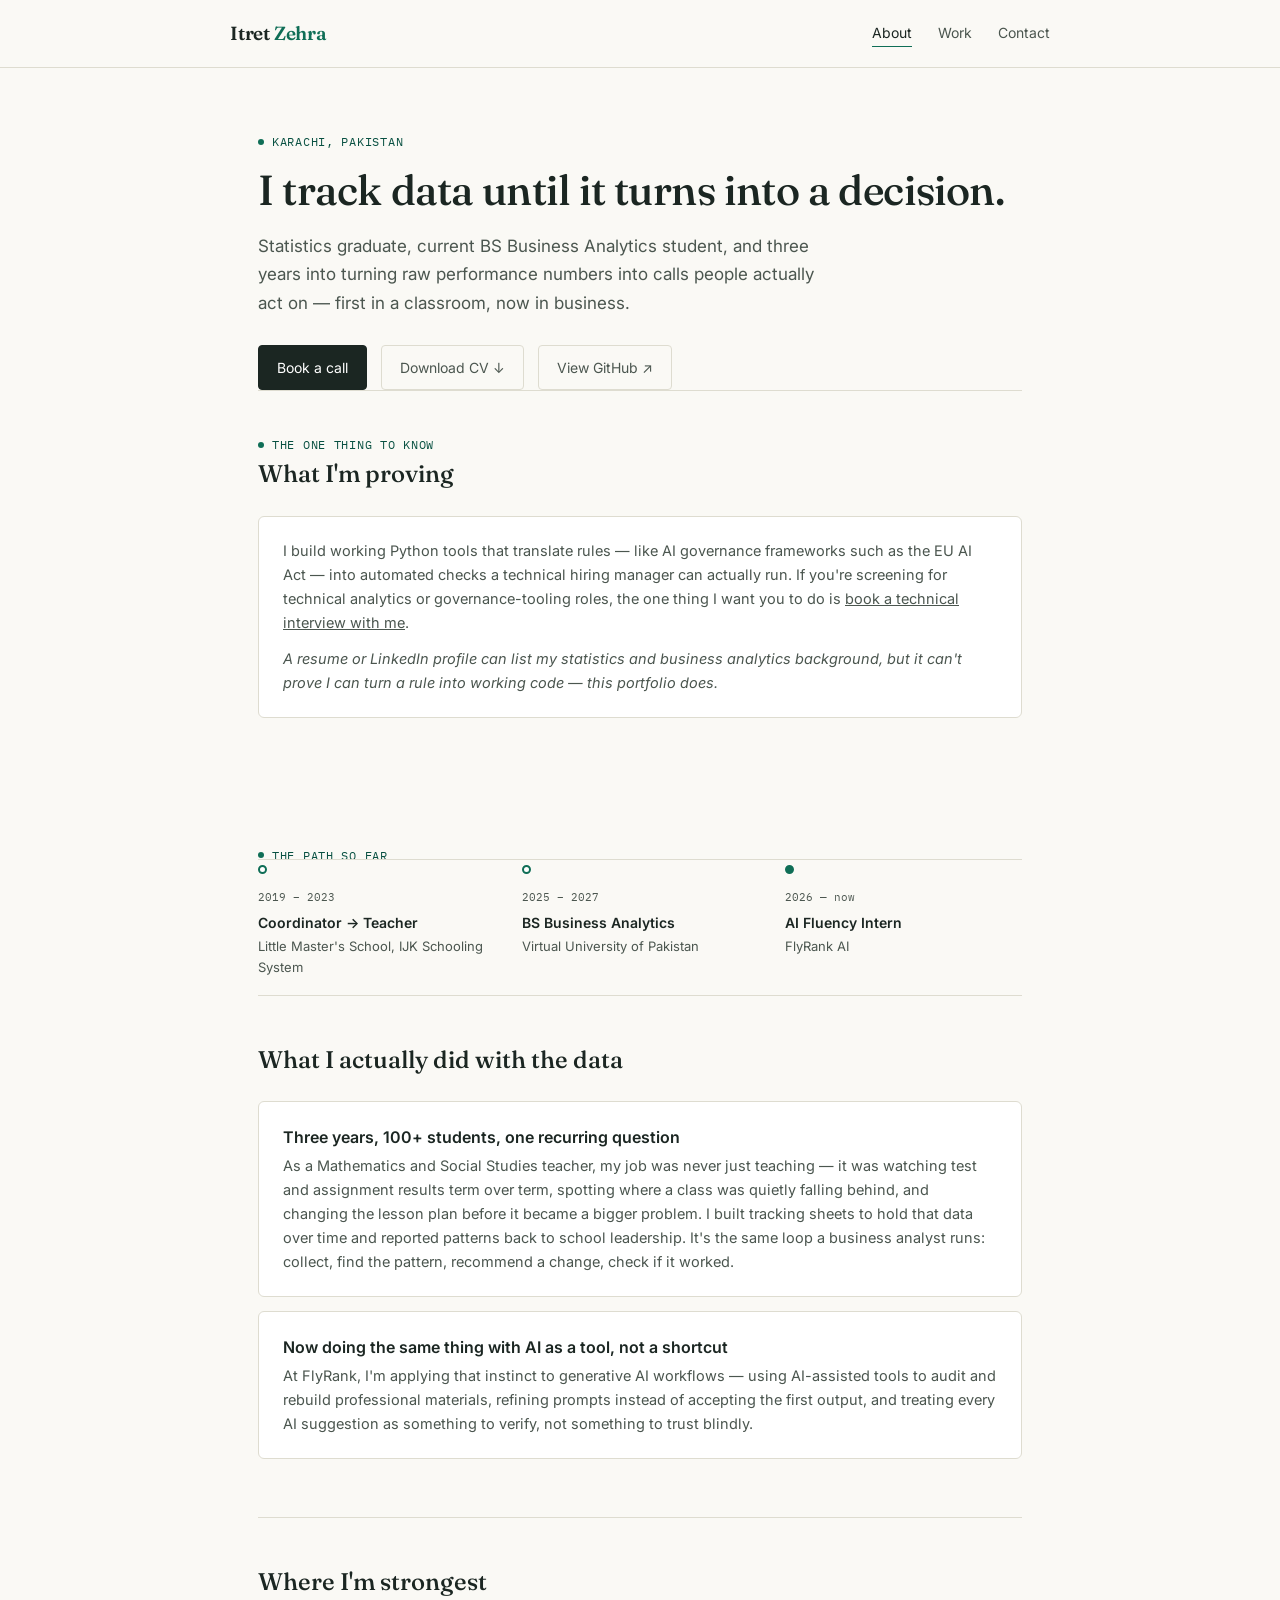
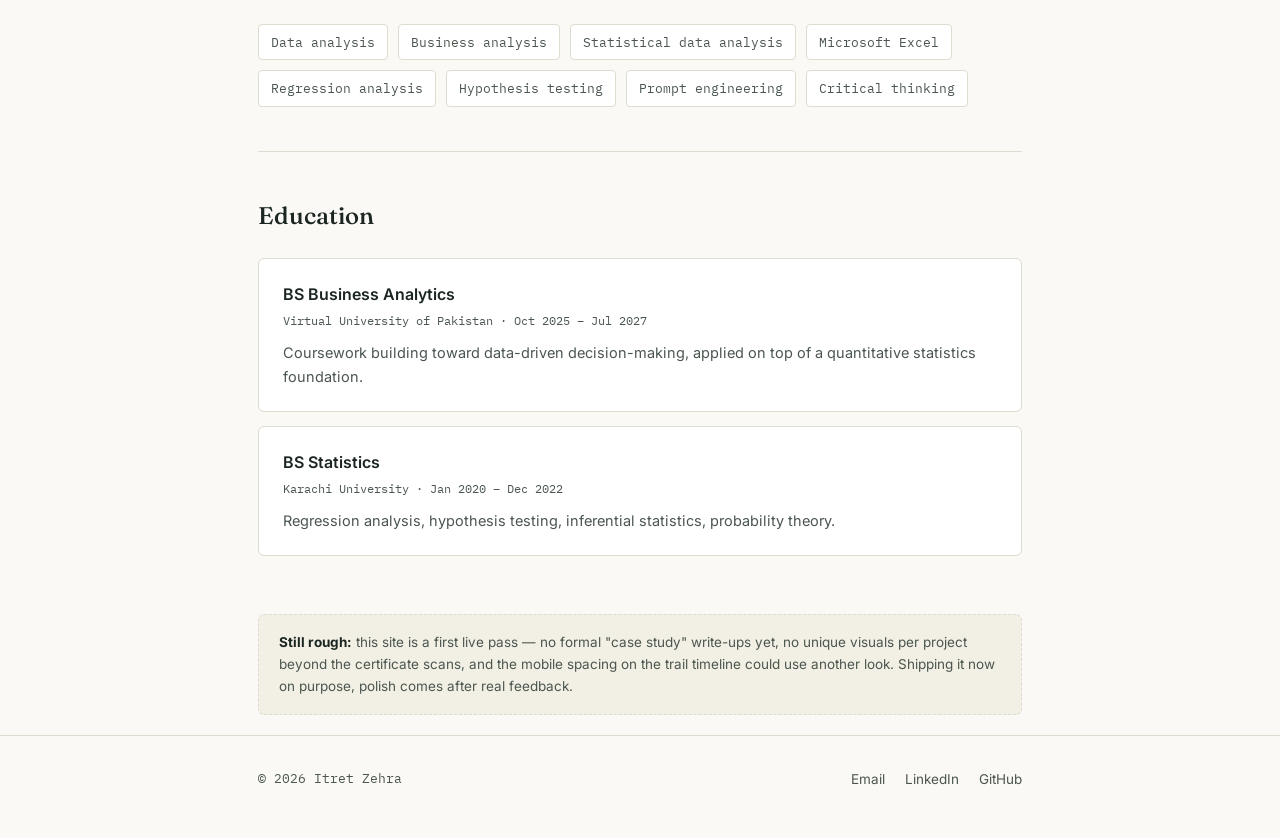
<file: index.html>
<!DOCTYPE html>
<html lang="en">
<head>
<meta charset="UTF-8">
<meta name="viewport" content="width=device-width, initial-scale=1.0">
<title>Itret Zehra — Business Analyst in Training</title>
<meta name="description" content="Portfolio of Itret Zehra, a Statistics graduate and Business Analytics student transitioning into business analysis.">
  <meta property="og:title" content="Itret Zehra — Business Analyst in Training">
<meta property="og:description" content="Portfolio of Itret Zehra, a Statistics graduate and Business Analytics student transitioning into business analytics.">
<meta property="og:type" content="website">
<meta property="og:url" content="https://itretzehra-max.github.io/flyrank-project/">
<link rel="stylesheet" href="style.css">
</head>
<body>

<header class="site">
  <div class="wrap navrow">
    <a class="brand" href="index.html">Itret <span>Zehra</span></a>
    <nav class="links">
      <a href="index.html" class="active">About</a>
      <a href="projects.html">Work</a>
      <a href="contact.html">Contact</a>
    </nav>
  </div>
</header>

<main class="wrap">

  <section class="hero" style="border-top:none;padding-bottom:0;">
    <div class="eyebrow">Karachi, Pakistan</div>
    <h1>I track data until it turns into a decision.</h1>
    <p class="lede">
      Statistics graduate, current BS Business Analytics student, and three years into
      turning raw performance numbers into calls people actually act on — first in a
      classroom, now in business.
    </p>
    <div class="actions">
      <a class="btn primary" href="https://calendly.com/itretzehra/30min" target="_blank" rel="noopener">Book a call</a>
      <a class="btn ghost" href="itret-zehra-cv.pdf" target="_blank" rel="noopener">Download CV ↓</a>
      <a class="btn ghost" href="https://github.com/itretzehra-max/flyrank-project" target="_blank" rel="noopener">View GitHub ↗</a>
    </div>
  
    <section>
      <div class="eyebrow">The one thing to know</div>
      <h2>What I'm proving</h2>
      <div class="card">
        <p>
          I build working Python tools that translate rules — like AI governance
          frameworks such as the EU AI Act — into automated checks a technical
          hiring manager can actually run. If you're screening for technical
          analytics or governance-tooling roles, the one thing I want you to do
          is <a href="https://calendly.com/itretzehra/30min">book a technical interview with me</a>.
        </p>
        <p style="margin-top:0.75rem;">
          <em>A resume or LinkedIn profile can list my statistics and business
          analytics background, but it can't prove I can turn a rule into
          working code — this portfolio does.</em>
        </p>
      </div>
    </section>

  <section class="trail" style="border-top:none;">
    <div class="eyebrow">The path so far</div>
    <div class="trail-line"></div>
    <div class="trail-points">
      <div class="trail-point">
        <div class="trail-dot"></div>
        <div class="trail-year">2019 – 2023</div>
        <div class="trail-role">Coordinator → Teacher</div>
        <div class="trail-org">Little Master's School, IJK Schooling System</div>
      </div>
      <div class="trail-point">
        <div class="trail-dot"></div>
        <div class="trail-year">2025 – 2027</div>
        <div class="trail-role">BS Business Analytics</div>
        <div class="trail-org">Virtual University of Pakistan</div>
      </div>
      <div class="trail-point current">
        <div class="trail-dot"></div>
        <div class="trail-year">2026 — now</div>
        <div class="trail-role">AI Fluency Intern</div>
        <div class="trail-org">FlyRank AI</div>
      </div>
    </div>
  </section>

  <section>
    <h2>What I actually did with the data</h2>
    <div class="card">
      <h3>Three years, 100+ students, one recurring question</h3>
      <p>
        As a Mathematics and Social Studies teacher, my job was never just teaching — it was
        watching test and assignment results term over term, spotting where a class was
        quietly falling behind, and changing the lesson plan before it became a bigger problem.
        I built tracking sheets to hold that data over time and reported patterns back to
        school leadership. It's the same loop a business analyst runs: collect, find the
        pattern, recommend a change, check if it worked.
      </p>
    </div>
    <div class="card">
      <h3>Now doing the same thing with AI as a tool, not a shortcut</h3>
      <p>
        At FlyRank, I'm applying that instinct to generative AI workflows — using AI-assisted
        tools to audit and rebuild professional materials, refining prompts instead of
        accepting the first output, and treating every AI suggestion as something to verify,
        not something to trust blindly.
      </p>
    </div>
  </section>

  <section>
    <h2>Where I'm strongest</h2>
    <div class="skills">
      <span class="skill">Data analysis</span>
      <span class="skill">Business analysis</span>
      <span class="skill">Statistical data analysis</span>
      <span class="skill">Microsoft Excel</span>
      <span class="skill">Regression analysis</span>
      <span class="skill">Hypothesis testing</span>
      <span class="skill">Prompt engineering</span>
      <span class="skill">Critical thinking</span>
    </div>
  </section>

  <section>
    <h2>Education</h2>
    <div class="card">
      <h3>BS Business Analytics</h3>
      <div class="meta">Virtual University of Pakistan · Oct 2025 – Jul 2027</div>
      <p>Coursework building toward data-driven decision-making, applied on top of a
      quantitative statistics foundation.</p>
    </div>
    <div class="card">
      <h3>BS Statistics</h3>
      <div class="meta">Karachi University · Jan 2020 – Dec 2022</div>
      <p>Regression analysis, hypothesis testing, inferential statistics, probability theory.</p>
    </div>
  </section>

  <div class="honest">
    <strong>Still rough:</strong> this site is a first live pass — no formal
    "case study" write-ups yet, no unique visuals per project beyond the certificate
    scans, and the mobile spacing on the trail timeline could use another look.
    Shipping it now on purpose, polish comes after real feedback.
  </div>

</main>

<footer>
  <div class="wrap">
    <span class="small">© 2026 Itret Zehra</span>
    <div class="flinks">
      <a href="mailto:itretzehra@gmail.com">Email</a>
      <a href="https://www.linkedin.com/in/itretzehra-099069327" target="_blank" rel="noopener">LinkedIn</a>
      <a href="https://github.com/itretzehra-max/flyrank-project" target="_blank" rel="noopener">GitHub</a>
    </div>
  </div>
</footer>

</body>
</html>
</file>
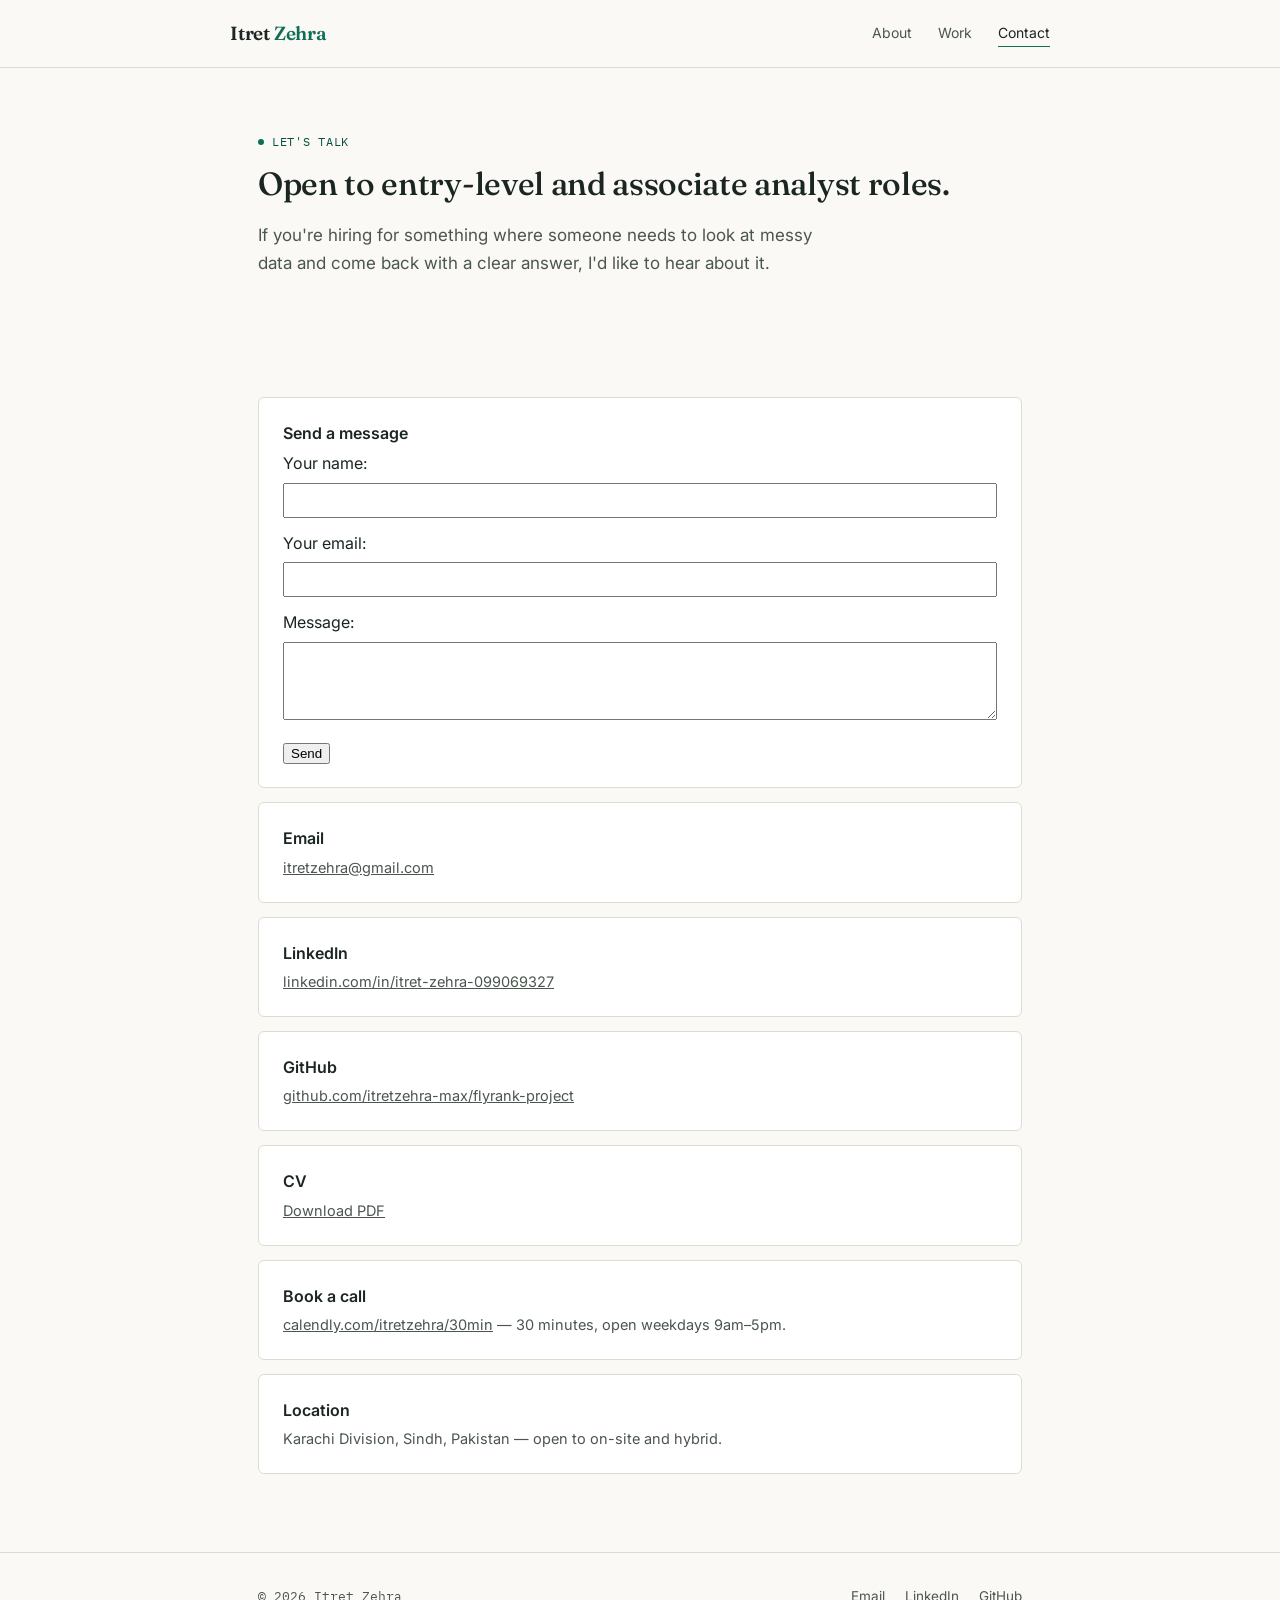
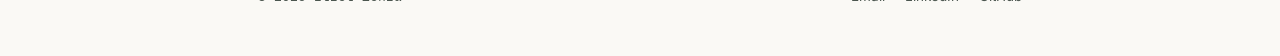
<file: contact.html>
<!DOCTYPE html>
<html lang="en">
<head>
<meta charset="UTF-8">
<meta name="viewport" content="width=device-width, initial-scale=1.0">
<title>Contact — Itret Zehra</title>
<link rel="stylesheet" href="style.css">
</head>
<body>

<header class="site">
  <div class="wrap navrow">
    <a class="brand" href="index.html">Itret <span>Zehra</span></a>
    <nav class="links">
      <a href="index.html">About</a>
      <a href="projects.html">Work</a>
      <a href="contact.html" class="active">Contact</a>
    </nav>
  </div>
</header>

<main class="wrap">

  <section class="hero" style="border-top:none;">
    <div class="eyebrow">Let's talk</div>
    <h1 style="font-size:32px;">Open to entry-level and associate analyst roles.</h1>
    <p class="lede">
      If you're hiring for something where someone needs to look at messy data and come
      back with a clear answer, I'd like to hear about it.
    </p>
  </section>

  <section style="border-top:none;">
        <div class="card">
      <h3>Send a message</h3>
      <form action="https://formspree.io/f/xaewvdya" method="POST">
        <label>
          Your name:
          <input type="text" name="name" required style="width:100%; padding:8px; margin:6px 0 12px; box-sizing:border-box;">
        </label>
        <label>
          Your email:
          <input type="email" name="email" required style="width:100%; padding:8px; margin:6px 0 12px; box-sizing:border-box;">
        </label>
        <label>
          Message:
          <textarea name="message" rows="4" required style="width:100%; padding:8px; margin:6px 0 12px; box-sizing:border-box;"></textarea>
        </label>
        <button type="submit">Send</button>
      </form>
    </div>
    <div class="card">
      <h3>Email</h3>
      <p><a href="mailto:itretzehra@gmail.com">itretzehra@gmail.com</a></p>
    </div>
    <div class="card">
      <h3>LinkedIn</h3>
      <p><a href="https://www.linkedin.com/in/itret-zehra-099069327/" target="_blank" rel="noopener">linkedin.com/in/itret-zehra-099069327</a></p>
    </div>
    <div class="card">
      <h3>GitHub</h3>
      <p><a href="https://github.com/itretzehra-max/flyrank-project" target="_blank" rel="noopener">github.com/itretzehra-max/flyrank-project</a></p>
    </div>
    <div class="card">
      <h3>CV</h3>
      <p><a href="itret-zehra-cv.pdf" target="_blank" rel="noopener">Download PDF</a></p>
    </div>
    <div class="card">
      <h3>Book a call</h3>
      <p><a href="https://calendly.com/itretzehra/30min" target="_blank" rel="noopener">calendly.com/itretzehra/30min</a> — 30 minutes, open weekdays 9am–5pm.</p>
    </div>
    <div class="card">
      <h3>Location</h3>
      <p>Karachi Division, Sindh, Pakistan — open to on-site and hybrid.</p>
    </div>
  </section>

</main>

<footer>
  <div class="wrap">
    <span class="small">© 2026 Itret Zehra</span>
    <div class="flinks">
      <a href="mailto:itretzehra@gmail.com">Email</a>
      <a href="https://www.linkedin.com/in/itretzehra-099069327" target="_blank" rel="noopener">LinkedIn</a>
      <a href="https://github.com/itretzehra-max/flyrank-project" target="_blank" rel="noopener">GitHub</a>
    </div>
  </div>
</footer>

</body>
</html>
</file>
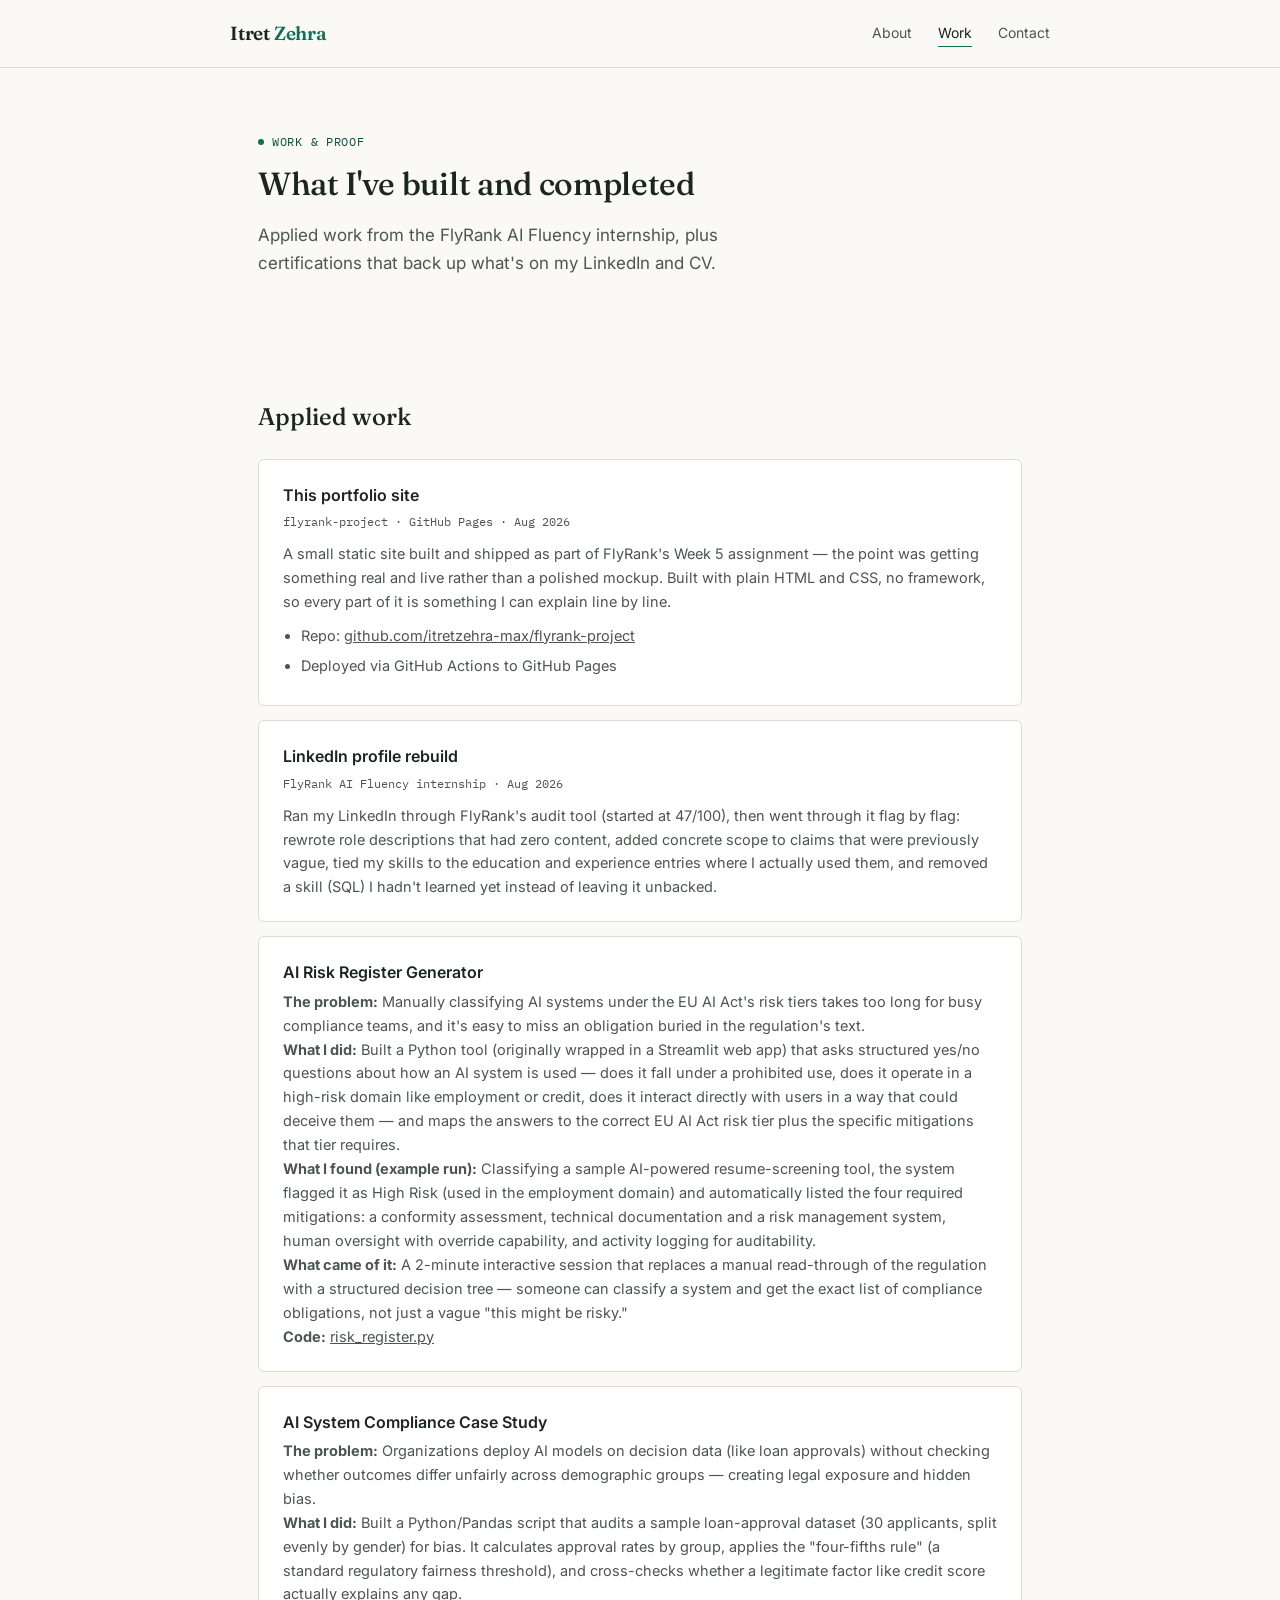
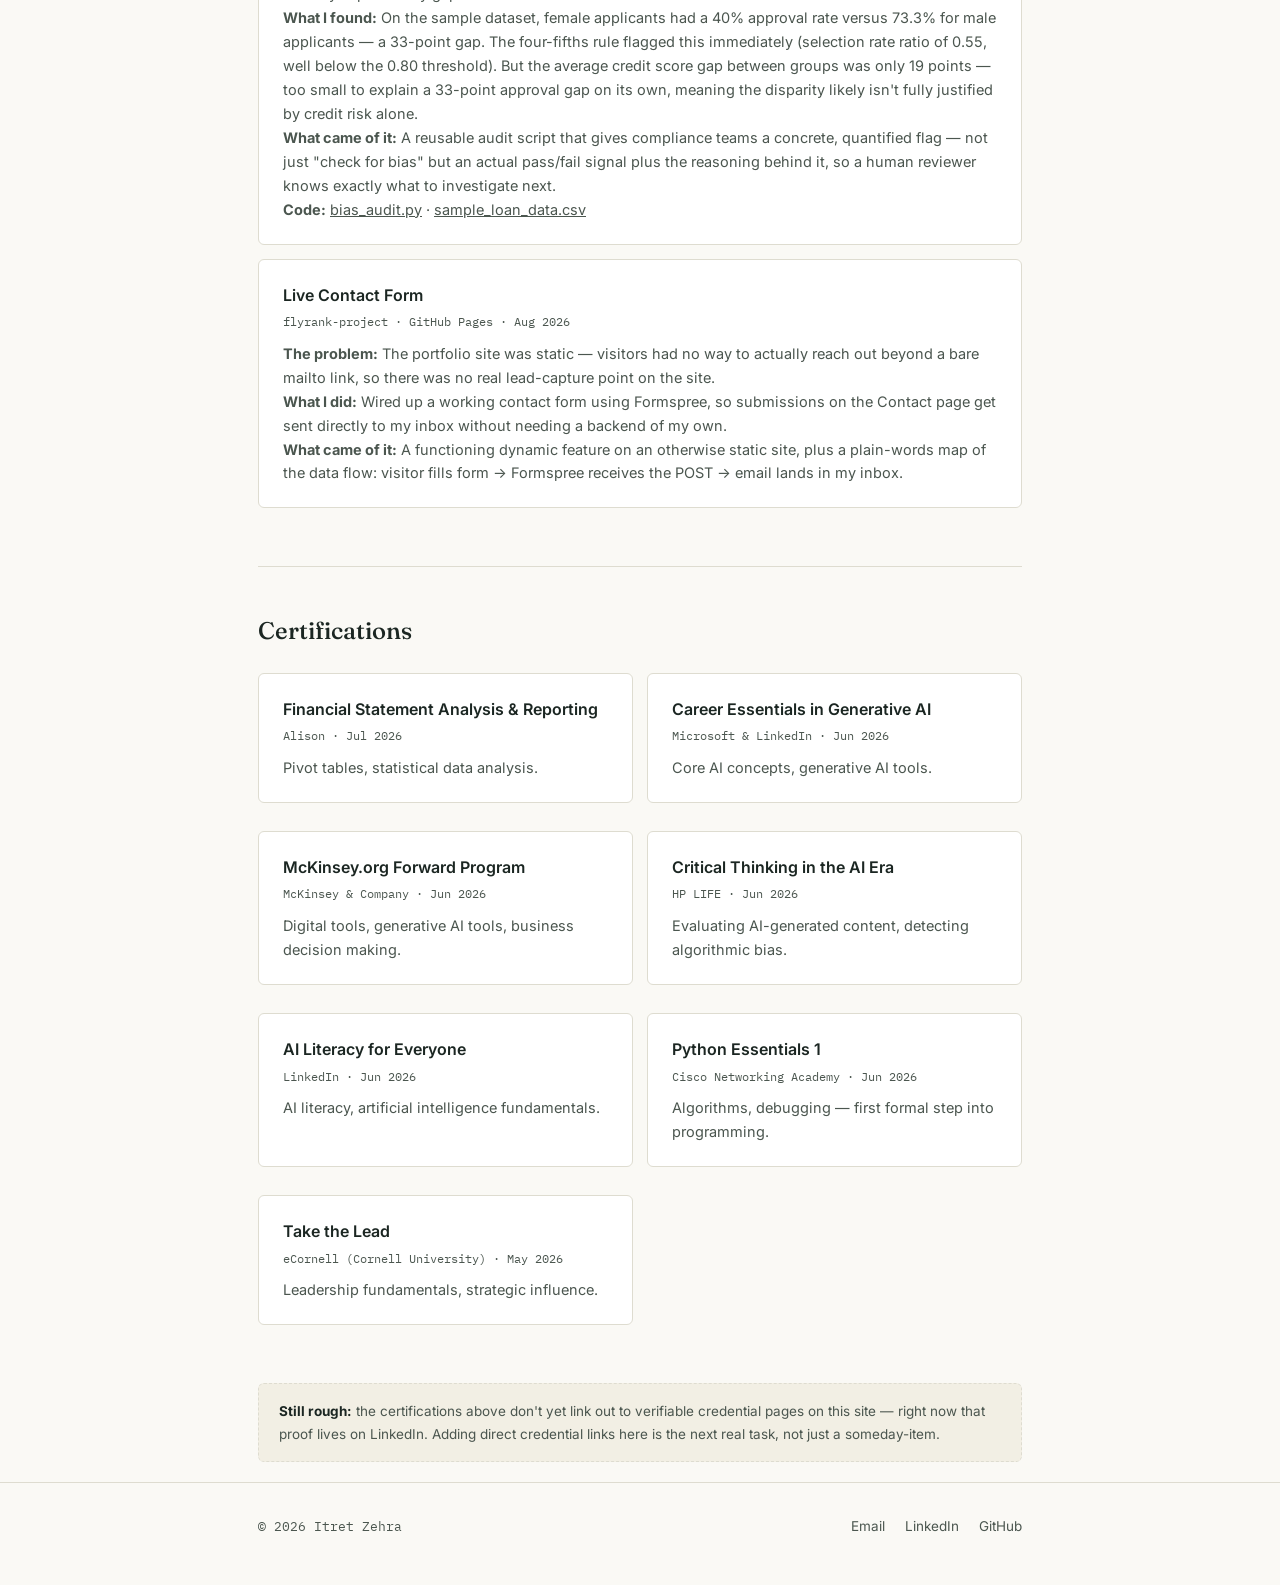
<file: projects.html>
<!DOCTYPE html>
<html lang="en">
<head>
<meta charset="UTF-8">
<meta name="viewport" content="width=device-width, initial-scale=1.0">
<title>Work — Itret Zehra</title>
<link rel="stylesheet" href="style.css">
</head>
<body>

<header class="site">
  <div class="wrap navrow">
    <a class="brand" href="index.html">Itret <span>Zehra</span></a>
    <nav class="links">
      <a href="index.html">About</a>
      <a href="projects.html" class="active">Work</a>
      <a href="contact.html">Contact</a>
    </nav>
  </div>
</header>

<main class="wrap">

  <section class="hero" style="border-top:none;">
    <div class="eyebrow">Work &amp; proof</div>
    <h1 style="font-size:32px;">What I've built and completed</h1>
    <p class="lede">
      Applied work from the FlyRank AI Fluency internship, plus certifications
      that back up what's on my LinkedIn and CV.
    </p>
  </section>

  <section style="border-top:none;">
    <h2>Applied work</h2>
    <div class="card">
      <h3>This portfolio site</h3>
      <div class="meta">flyrank-project · GitHub Pages · Aug 2026</div>
      <p>A small static site built and shipped as part of FlyRank's Week 5 assignment —
      the point was getting something real and live rather than a polished mockup.
      Built with plain HTML and CSS, no framework, so every part of it is something I can
      explain line by line.</p>
      <ul>
        <li>Repo: <a href="https://github.com/itretzehra-max/flyrank-project" target="_blank" rel="noopener">github.com/itretzehra-max/flyrank-project</a></li>
        <li>Deployed via GitHub Actions to GitHub Pages</li>
      </ul>
    </div>
    <div class="card">
      <h3>LinkedIn profile rebuild</h3>
      <div class="meta">FlyRank AI Fluency internship · Aug 2026</div>
      <p>Ran my LinkedIn through FlyRank's audit tool (started at 47/100), then went
      through it flag by flag: rewrote role descriptions that had zero content, added
      concrete scope to claims that were previously vague, tied my skills to the
      education and experience entries where I actually used them, and removed a skill
      (SQL) I hadn't learned yet instead of leaving it unbacked.</p>
    </div>
          <div class="card">
        <h3>AI Risk Register Generator</h3>
       <p><strong>The problem:</strong> Manually classifying AI systems under the EU AI Act's risk tiers takes too long for busy compliance teams, and it's easy to miss an obligation buried in the regulation's text.</p>
<p><strong>What I did:</strong> Built a Python tool (originally wrapped in a Streamlit web app) that asks structured yes/no questions about how an AI system is used — does it fall under a prohibited use, does it operate in a high-risk domain like employment or credit, does it interact directly with users in a way that could deceive them — and maps the answers to the correct EU AI Act risk tier plus the specific mitigations that tier requires.</p>
<p><strong>What I found (example run):</strong> Classifying a sample AI-powered resume-screening tool, the system flagged it as High Risk (used in the employment domain) and automatically listed the four required mitigations: a conformity assessment, technical documentation and a risk management system, human oversight with override capability, and activity logging for auditability.</p>
<p><strong>What came of it:</strong> A 2-minute interactive session that replaces a manual read-through of the regulation with a structured decision tree — someone can classify a system and get the exact list of compliance obligations, not just a vague "this might be risky."</p>
            <p><strong>Code:</strong> <a href="https://github.com/itretzehra-max/flyrank-project/blob/main/projects/risk_register.py" target="_blank">risk_register.py</a></p>
      </div>
      <div class="card">
        <h3>AI System Compliance Case Study</h3>
        <p><strong>The problem:</strong> Organizations deploy AI models on decision data (like loan approvals) without checking whether outcomes differ unfairly across demographic groups — creating legal exposure and hidden bias.</p>
<p><strong>What I did:</strong> Built a Python/Pandas script that audits a sample loan-approval dataset (30 applicants, split evenly by gender) for bias. It calculates approval rates by group, applies the "four-fifths rule" (a standard regulatory fairness threshold), and cross-checks whether a legitimate factor like credit score actually explains any gap.</p>
<p><strong>What I found:</strong> On the sample dataset, female applicants had a 40% approval rate versus 73.3% for male applicants — a 33-point gap. The four-fifths rule flagged this immediately (selection rate ratio of 0.55, well below the 0.80 threshold). But the average credit score gap between groups was only 19 points — too small to explain a 33-point approval gap on its own, meaning the disparity likely isn't fully justified by credit risk alone.</p>
<p><strong>What came of it:</strong> A reusable audit script that gives compliance teams a concrete, quantified flag — not just "check for bias" but an actual pass/fail signal plus the reasoning behind it, so a human reviewer knows exactly what to investigate next.</p>
        <p><strong>Code:</strong> <a href="https://github.com/itretzehra-max/flyrank-project/blob/main/projects/bias_audit.py" target="_blank">bias_audit.py</a> · <a href="https://github.com/itretzehra-max/flyrank-project/blob/main/projects/sample_loan_data.csv" target="_blank">sample_loan_data.csv</a></p>
      </div>
          <div class="card">
        <h3>Live Contact Form</h3>
        <div class="meta">flyrank-project · GitHub Pages · Aug 2026</div>
        <p><strong>The problem:</strong> The portfolio site was static — visitors had no way to
        actually reach out beyond a bare mailto link, so there was no real lead-capture point
        on the site.</p>
        <p><strong>What I did:</strong> Wired up a working contact form using Formspree, so
        submissions on the Contact page get sent directly to my inbox without needing a backend
        of my own.</p>
        <p><strong>What came of it:</strong> A functioning dynamic feature on an otherwise
        static site, plus a plain-words map of the data flow: visitor fills form → Formspree
        receives the POST → email lands in my inbox.</p>
      </div>
  </section>
  <section>
    <h2>Certifications</h2>
    <div class="certgrid">
      <div class="card">
        <h3>Financial Statement Analysis &amp; Reporting</h3>
        <div class="meta">Alison · Jul 2026</div>
        <p>Pivot tables, statistical data analysis.</p>
      </div>
      <div class="card">
        <h3>Career Essentials in Generative AI</h3>
        <div class="meta">Microsoft &amp; LinkedIn · Jun 2026</div>
        <p>Core AI concepts, generative AI tools.</p>
      </div>
      <div class="card">
        <h3>McKinsey.org Forward Program</h3>
        <div class="meta">McKinsey &amp; Company · Jun 2026</div>
        <p>Digital tools, generative AI tools, business decision making.</p>
      </div>
      <div class="card">
        <h3>Critical Thinking in the AI Era</h3>
        <div class="meta">HP LIFE · Jun 2026</div>
        <p>Evaluating AI-generated content, detecting algorithmic bias.</p>
      </div>
      <div class="card">
        <h3>AI Literacy for Everyone</h3>
        <div class="meta">LinkedIn · Jun 2026</div>
        <p>AI literacy, artificial intelligence fundamentals.</p>
      </div>
      <div class="card">
        <h3>Python Essentials 1</h3>
        <div class="meta">Cisco Networking Academy · Jun 2026</div>
        <p>Algorithms, debugging — first formal step into programming.</p>
      </div>
      <div class="card">
        <h3>Take the Lead</h3>
        <div class="meta">eCornell (Cornell University) · May 2026</div>
        <p>Leadership fundamentals, strategic influence.</p>
      </div>
    </div>
  </section>

  <div class="honest">
    <strong>Still rough:</strong> the certifications above don't yet link out to
    verifiable credential pages on this site — right now that proof lives on LinkedIn.
    Adding direct credential links here is the next real task, not just a someday-item.
  </div>

</main>

<footer>
  <div class="wrap">
    <span class="small">© 2026 Itret Zehra</span>
    <div class="flinks">
      <a href="mailto:itretzehra@gmail.com">Email</a>
      <a href="https://www.linkedin.com/in/itretzehra-099069327" target="_blank" rel="noopener">LinkedIn</a>
      <a href="https://github.com/itretzehra-max/flyrank-project" target="_blank" rel="noopener">GitHub</a>
    </div>
  </div>
</footer>

</body>
</html>
</file>
<file: style.css>
@import url('https://fonts.googleapis.com/css2?family=Fraunces:opsz,wght@9..144,400;9..144,500;9..144,600&family=Inter:wght@400;500;600&family=IBM+Plex+Mono:wght@400;500&display=swap');

:root{
  --bg:#FAF9F5;
  --ink:#1B2622;
  --ink-soft:#4B564F;
  --line:#DEDCD0;
  --teal:#0F6E56;
  --teal-deep:#085041;
  --paper:#FFFFFF;
}

*{box-sizing:border-box;}
html{scroll-behavior:smooth;}
body{
  margin:0;
  background:var(--bg);
  color:var(--ink);
  font-family:'Inter',sans-serif;
  font-size:16px;
  line-height:1.65;
}

::selection{background:var(--teal);color:#fff;}

a{color:inherit;}

.wrap{
  max-width:820px;
  margin:0 auto;
  padding:0 28px;
}

/* Nav */
header.site{
  border-bottom:1px solid var(--line);
  position:sticky;
  top:0;
  background:rgba(250,249,245,0.92);
  backdrop-filter:blur(6px);
  z-index:10;
}
.navrow{
  display:flex;
  align-items:center;
  justify-content:space-between;
  padding:18px 0;
}
.brand{
  font-family:'Fraunces',serif;
  font-weight:600;
  font-size:19px;
  letter-spacing:-0.01em;
  text-decoration:none;
}
.brand span{color:var(--teal);}
nav.links{display:flex;gap:26px;}
nav.links a{
  text-decoration:none;
  font-size:14px;
  color:var(--ink-soft);
  border-bottom:1px solid transparent;
  padding-bottom:2px;
  transition:border-color .15s ease, color .15s ease;
}
nav.links a:hover, nav.links a.active{
  color:var(--ink);
  border-bottom-color:var(--teal);
}

/* Eyebrow / labels */
.eyebrow{
  font-family:'IBM Plex Mono',monospace;
  font-size:12px;
  letter-spacing:0.06em;
  text-transform:uppercase;
  color:var(--teal-deep);
  display:flex;
  align-items:center;
  gap:8px;
}
.eyebrow::before{
  content:'';
  width:6px;height:6px;border-radius:50%;
  background:var(--teal);
  display:inline-block;
}

/* Hero */
.hero{padding:64px 0 48px;}
.hero h1{
  font-family:'Fraunces',serif;
  font-weight:500;
  font-size:42px;
  line-height:1.15;
  margin:14px 0 18px;
  letter-spacing:-0.01em;
}
.hero p.lede{
  font-size:17px;
  color:var(--ink-soft);
  max-width:560px;
  margin:0 0 28px;
}
.hero .actions{display:flex;gap:14px;flex-wrap:wrap;}
.btn{
  display:inline-flex;
  align-items:center;
  gap:8px;
  padding:10px 18px;
  border-radius:4px;
  font-size:14px;
  text-decoration:none;
  border:1px solid var(--ink);
}
.btn.primary{background:var(--ink);color:var(--paper);}
.btn.ghost{border-color:var(--line);color:var(--ink-soft);}
.btn:hover{opacity:0.85;}

/* Trail: the signature element - a horizontal data-trail timeline */
.trail{
  position:relative;
  padding:34px 0 8px;
  margin:36px 0 8px;
}
.trail-line{
  position:absolute;
  top:47px;
  left:0;right:0;
  height:1px;
  background:var(--line);
}
.trail-points{
  display:flex;
  justify-content:space-between;
  position:relative;
}
.trail-point{
  display:flex;
  flex-direction:column;
  align-items:flex-start;
  width:31%;
}
.trail-dot{
  width:9px;height:9px;border-radius:50%;
  background:var(--paper);
  border:2px solid var(--teal);
  margin-bottom:14px;
  z-index:1;
}
.trail-point.current .trail-dot{background:var(--teal);}
.trail-year{
  font-family:'IBM Plex Mono',monospace;
  font-size:11px;
  color:var(--ink-soft);
  margin-bottom:4px;
}
.trail-role{font-weight:600;font-size:14px;margin-bottom:2px;}
.trail-org{font-size:13px;color:var(--ink-soft);}

/* Sections */
section{padding:44px 0;border-top:1px solid var(--line);}
section h2{
  font-family:'Fraunces',serif;
  font-weight:500;
  font-size:24px;
  margin:0 0 22px;
}

/* Cards */
.card{
  background:var(--paper);
  border:1px solid var(--line);
  border-radius:6px;
  padding:22px 24px;
  margin-bottom:14px;
}
.card h3{
  font-size:16px;
  margin:0 0 4px;
  font-weight:600;
}
.card .meta{
  font-family:'IBM Plex Mono',monospace;
  font-size:12px;
  color:var(--ink-soft);
  margin-bottom:10px;
}
.card p{margin:0;color:var(--ink-soft);font-size:14.5px;}
.card ul{margin:10px 0 0;padding-left:18px;color:var(--ink-soft);font-size:14.5px;}
.card ul li{margin-bottom:6px;}

/* Skills grid */
.skills{
  display:flex;
  flex-wrap:wrap;
  gap:10px;
}
.skill{
  font-family:'IBM Plex Mono',monospace;
  font-size:12.5px;
  padding:7px 12px;
  border:1px solid var(--line);
  border-radius:4px;
  background:var(--paper);
  color:var(--ink-soft);
}

/* Cert grid */
.certgrid{
  display:grid;
  grid-template-columns:1fr 1fr;
  gap:14px;
}
@media (max-width:620px){.certgrid{grid-template-columns:1fr;}}

/* Footer */
footer{
  border-top:1px solid var(--line);
  padding:32px 0 48px;
  margin-top:20px;
}
footer .wrap{
  display:flex;
  justify-content:space-between;
  align-items:center;
  flex-wrap:wrap;
  gap:14px;
}
footer .flinks{display:flex;gap:20px;}
footer a{font-size:13.5px;color:var(--ink-soft);text-decoration:none;}
footer a:hover{color:var(--teal-deep);}
.small{font-size:12.5px;color:var(--ink-soft);font-family:'IBM Plex Mono',monospace;}

/* Still-ugly note (assignment requirement, kept visible + honest) */
.honest{
  background:#F2EFE4;
  border:1px dashed var(--line);
  border-radius:6px;
  padding:16px 20px;
  font-size:13.5px;
  color:var(--ink-soft);
}
.honest strong{color:var(--ink);}

@media (max-width:640px){
  .hero h1{font-size:32px;}
  .trail-points{flex-direction:column;gap:20px;}
  .trail-point{width:100%;}
  .trail-line{display:none;}
  /* --- Week 3: interactivity & visual rhythm --- */

/* Cards lift subtly on hover — signals "this is worth reading" */
.card{
  transition: transform .18s ease, box-shadow .18s ease, border-color .18s ease;
}
.card:hover{
  transform: translateY(-3px);
  box-shadow: 0 8px 24px rgba(15,110,86,0.08);
  border-color: var(--teal);
}

/* Skill tags get a small hover state too, ties accent color through the page */
.skill{
  transition: background .15s ease, color .15s ease, border-color .15s ease;
}
.skill:hover{
  background: var(--teal);
  color:#fff;
  border-color: var(--teal);
}

/* Trail dots grow slightly on hover — small, tasteful motion on your signature element */
.trail-dot{
  transition: transform .15s ease;
}
.trail-point:hover .trail-dot{
  transform: scale(1.3);
}

/* Gentle fade-and-rise on page load so content doesn't just "appear" */
section, .hero{
  animation: rise .5s ease both;
}
.hero{animation-delay:0s;}
section:nth-of-type(1){animation-delay:.05s;}
section:nth-of-type(2){animation-delay:.1s;}
section:nth-of-type(3){animation-delay:.15s;}
section:nth-of-type(4){animation-delay:.2s;}

@keyframes rise{
  from{opacity:0; transform:translateY(10px);}
  to{opacity:1; transform:translateY(0);}
}

/* Respect users who prefer no motion */
@media (prefers-reduced-motion: reduce){
  .card, .skill, .trail-dot, section, .hero{
    animation:none;
    transition:none;
  }
}
}
</file>
